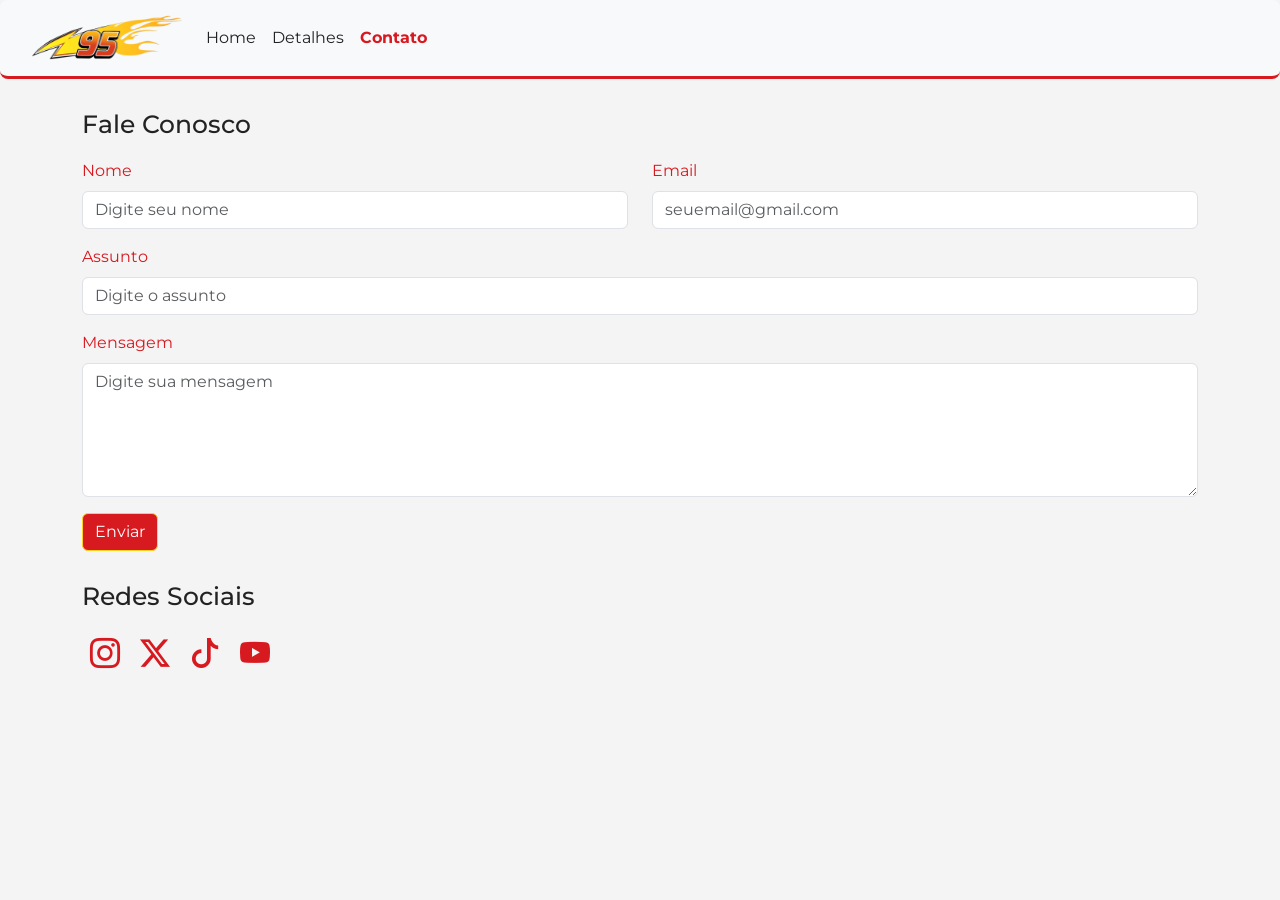
<file: projeto-contador/contato.html>
<!DOCTYPE html>
<html lang="pt-BR">
<head>
    <meta charset="UTF-8">
    <meta name="viewport" content="width=device-width, initial-scale=1.0">
    <title>Contato</title>
    <link href="https://fonts.googleapis.com/css2?family=Montserrat:wght@700&display=swap" rel="stylesheet">
    <link rel="stylesheet" href="https://cdn.jsdelivr.net/npm/bootstrap-icons@1.13.1/font/bootstrap-icons.min.css">
    <link rel="stylesheet" href="css/bootstrap.css">
    <link rel="stylesheet" href="contato.css">
    <script src="js/bootstrap.js"></script>
</head>
<body>

  <!--NAVBAR-->
  <nav class="navbar navbar-expand-lg bg-body-tertiary" style="border-radius: 8px;"> 
  <div class="container-fluid">
    <a class="navbar-brand" href="../index.html">
      <img src="imgs/logo2.png" alt="Logo"  class="logo"></a>
    <button class="navbar-toggler" type="button" data-bs-toggle="collapse" data-bs-target="#navbarNav" aria-controls="navbarNav" aria-expanded="false" aria-label="Toggle navigation">
      <span class="navbar-toggler-icon"></span>
    </button>
    <div class="collapse navbar-collapse" id="navbarNav">
      <ul class="navbar-nav">
        <li class="nav-item">
          <a class="nav-link" aria-current="page" href="../index.html">Home</a>
        </li>
        <li class="nav-item">
          <a class="nav-link " href="detalhes.html">Detalhes</a>
        </li>
        <li class="nav-item">
          <a class="nav-link active" href="contato.html">Contato</a>
        </li>
      </ul>
    </div>
  </div>
</nav>

<!-- FORMS -->


<form id="formulario" class="container-sm mt-4">
  <h1 class="titulos">Fale Conosco</h1>
    <div class="row">

        <div class="col-md-6 mb-3">
            <label for="nome" class="form-label">Nome</label>
            <input type="text" class="form-control" id="nome" placeholder="Digite seu nome">
        </div>

        <div class="col-md-6 mb-3">
            <label for="email" class="form-label">Email</label>
            <input type="email" class="form-control" id="email" placeholder="seuemail@gmail.com">
        </div>

        <div class="col-12 mb-3">
            <label for="assunto" class="form-label">Assunto</label>
            <input type="text" class="form-control" id="assunto" placeholder="Digite o assunto">
        </div>

        <div class="col-12 mb-3">
            <label for="mensagem" class="form-label">Mensagem</label>
            <textarea class="form-control" id="mensagem" rows="5" placeholder="Digite sua mensagem"></textarea>
        </div>

        <div class="col-12">
            <button type="submit" class="btn btn-primary">Enviar</button>
        </div>

    </form>

    <h1 class="titulos">Redes Sociais</h1>

    <div class="redes-sociais">
      <a href="https://www.instagram.com/disney/"><i class="bi bi-instagram"></i></a>
      <a href="https://x.com/Disney"><i class="bi bi-twitter-x"></i></a>
      <a href="https://www.tiktok.com/@disney"><i class="bi bi-tiktok"></i></a>
      <a href="https://www.youtube.com/@disneyjr"><i class="bi bi-youtube"></i></a>
    </div>

</div>
</body>
</html>
</file>
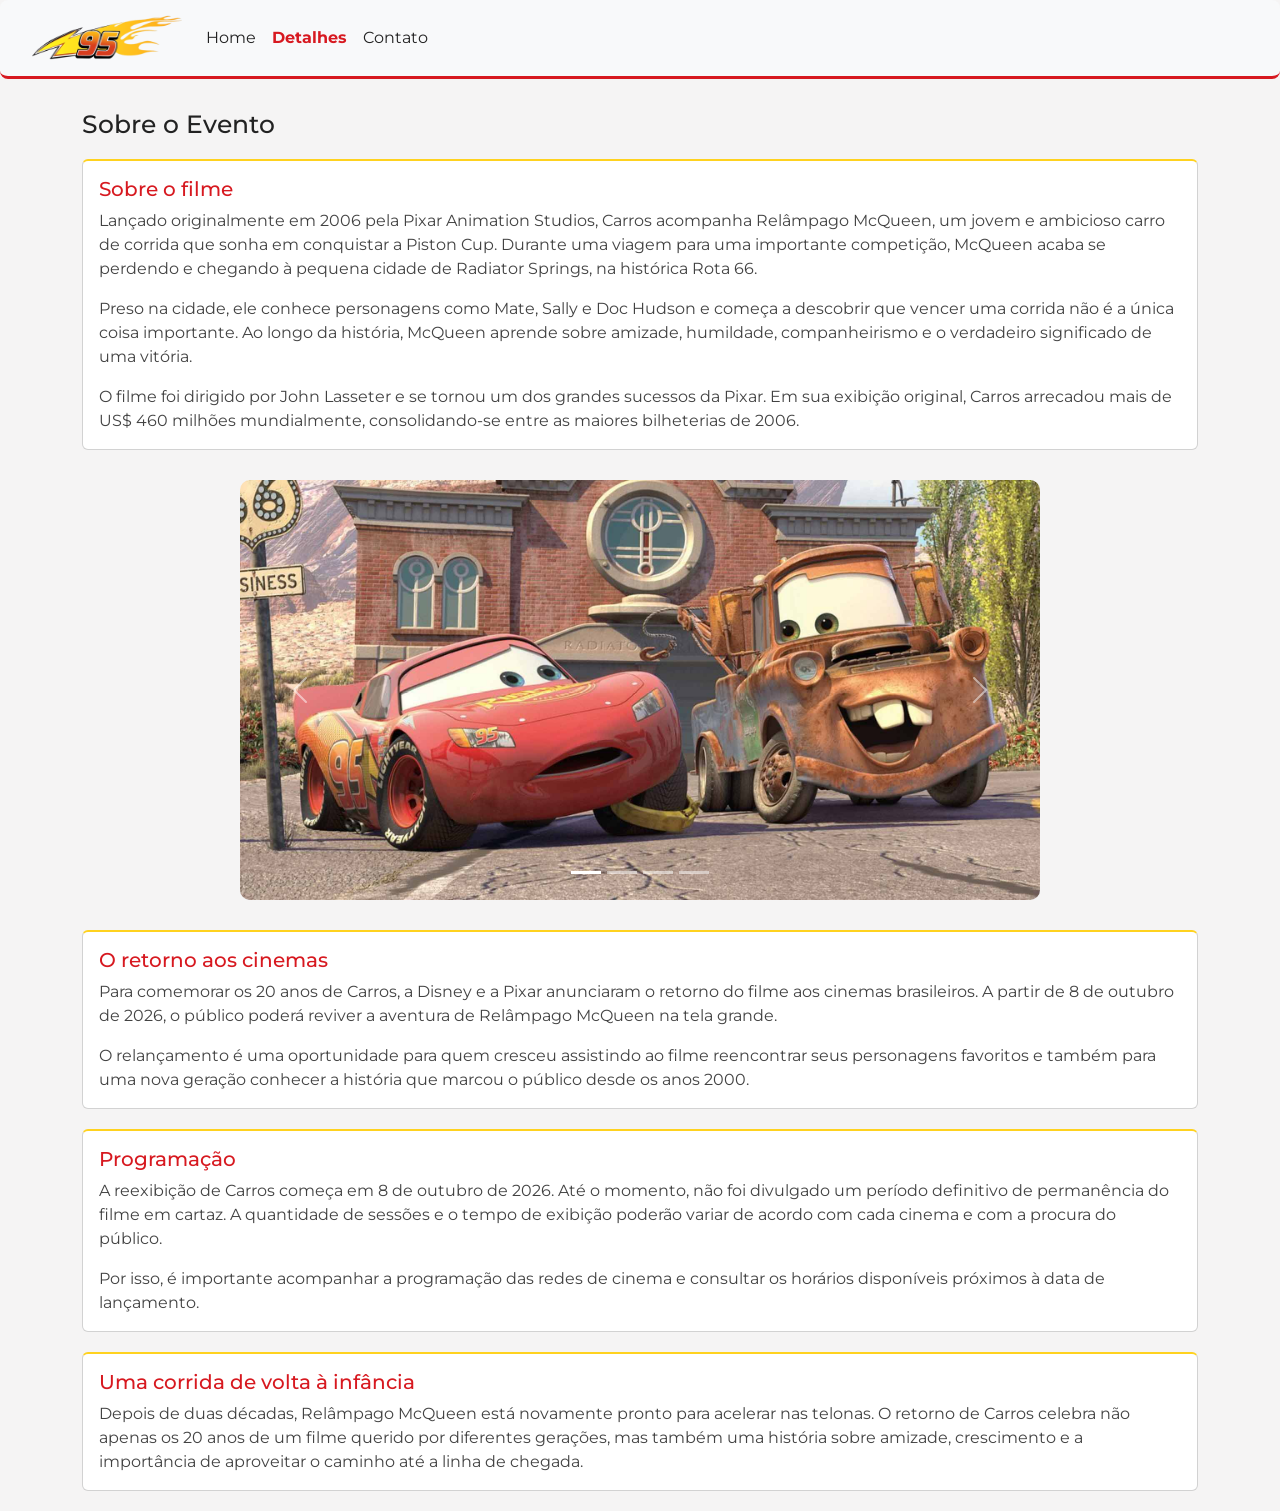
<file: projeto-contador/detalhes.html>
<!DOCTYPE html>
<html lang="pt-BR">
<head>
    <meta charset="UTF-8">
    <meta name="viewport" content="width=device-width, initial-scale=1.0">
    <title>Detalhes</title>
    <link href="https://fonts.googleapis.com/css2?family=Montserrat:wght@700&display=swap" rel="stylesheet">
    <link rel="stylesheet" href="css/bootstrap.css">
    <link rel="stylesheet" href="detalhes.css">
    <script src="js/bootstrap.js"></script>
</head>
<body>

  <!--NAVBAR-->
  <nav class="navbar navbar-expand-lg bg-body-tertiary" style="border-radius: 8px;"> 
  <div class="container-fluid">
    <a class="navbar-brand" href="../index.html">
      <img src="imgs/logo2.png" alt="Logo"  class="logo">
    </a>
    <button class="navbar-toggler" type="button" data-bs-toggle="collapse" data-bs-target="#navbarNav" aria-controls="navbarNav" aria-expanded="false" aria-label="Toggle navigation">
      <span class="navbar-toggler-icon"></span>
    </button>
    <div class="collapse navbar-collapse" id="navbarNav">
      <ul class="navbar-nav">
        <li class="nav-item">
          <a class="nav-link" aria-current="page" href="../index.html">Home</a>
        </li>
        <li class="nav-item">
          <a class="nav-link active" href="detalhes.html">Detalhes</a>
        </li>
        <li class="nav-item">
          <a class="nav-link " href="contato.html">Contato</a>
        </li>
      </ul>
    </div>
  </div>
</nav>

<!--DETALHES-->

<div class="container mt-4">
    <h2 class="titulos">Sobre o Evento</h2>
    <div class="card">
        <div class="card-body">
            <h5 class="card-title">Sobre o filme</h5>
            <p class="card-text">
                Lançado originalmente em 2006 pela Pixar Animation Studios,
                 Carros acompanha Relâmpago McQueen, um jovem e ambicioso
                  carro de corrida que sonha em conquistar a Piston Cup. 
                  Durante uma viagem para uma importante competição,
                   McQueen acaba se perdendo e chegando à pequena cidade
                    de Radiator Springs, na histórica Rota 66.
            </p>

            <p class="card-text">
                Preso na cidade, ele conhece personagens como Mate, Sally
                 e Doc Hudson e começa a descobrir que vencer uma corrida 
                 não é a única coisa importante. Ao longo da história, 
                 McQueen aprende sobre amizade, humildade, companheirismo 
                 e o verdadeiro significado de uma vitória.
            </p>

            <p class="card-text">
                O filme foi dirigido por John Lasseter e se tornou um dos 
                grandes sucessos da Pixar. Em sua exibição original, 
                Carros arrecadou mais de US$ 460 milhões mundialmente, 
                consolidando-se entre as maiores bilheterias de 2006.
            </p>
        </div>
    </div>

    <!-- Carousel -->
    <div id="carouselFilme" class="carousel slide" data-bs-ride="carousel">

    <div class="carousel-indicators">
        <button type="button" data-bs-target="#carouselFilme" data-bs-slide-to="0" class="active"></button>
        <button type="button" data-bs-target="#carouselFilme" data-bs-slide-to="1"></button>
        <button type="button" data-bs-target="#carouselFilme" data-bs-slide-to="2"></button>
        <button type="button" data-bs-target="#carouselFilme" data-bs-slide-to="3"></button>

    </div>

    <div class="carousel-inner">

        <div class="carousel-item active">
            <img src="imgs/mac.jpg" class="d-block w-100" alt="Carros">
        </div>

        <div class="carousel-item">
            <img src="imgs/disputa.webp" class="d-block w-100" alt="Relâmpago McQueen">
        </div>

        <div class="carousel-item">
            <img src="imgs/doc.webp" class="d-block w-100" alt="Carros - Radiator Springs">
        </div>

        <div class="carousel-item">
            <img src="imgs/mcquen_voando.jpg" class="d-block w-100" alt="Carros - Radiator Springs">
        </div>

    </div>

    <!-- Botão anterior -->
    <button class="carousel-control-prev" type="button"
        data-bs-target="#carouselFilme" data-bs-slide="prev">
        <span class="carousel-control-prev-icon"></span>
        <span class="visually-hidden">Anterior</span>
    </button>

    <!-- Botão próximo -->
    <button class="carousel-control-next" type="button"
        data-bs-target="#carouselFilme" data-bs-slide="next">
        <span class="carousel-control-next-icon"></span>
        <span class="visually-hidden">Próximo</span>
    </button>

</div>

    <div class="card">
        <div class="card-body">
            <h5 class="card-title">O retorno aos cinemas</h5>
            <p class="card-text">
                Para comemorar os 20 anos de Carros, a Disney e a Pixar anunciaram o retorno do filme aos cinemas brasileiros. A partir de 8 de outubro de 2026, o público poderá reviver a aventura de Relâmpago McQueen na tela grande.
            </p>

            <p class="card-text">
                O relançamento é uma oportunidade para quem cresceu assistindo ao filme reencontrar seus personagens favoritos e também para uma nova geração conhecer a história que marcou o público desde os anos 2000.
            </p>

        </div>
    </div>

    <div class="card">
        <div class="card-body">
            <h5 class="card-title">Programação</h5>
            <p class="card-text">
                A reexibição de Carros começa em 8 de outubro de 2026. Até o momento, não foi divulgado um período definitivo de permanência do filme em cartaz. A quantidade de sessões e o tempo de exibição poderão variar de acordo com cada cinema e com a procura do público.</p>
            <p class="card-text">
               Por isso, é importante acompanhar a programação das redes de cinema e consultar os horários disponíveis próximos à data de lançamento.
        </div>
    </div>

    <div class="card">
        <div class="card-body">
            <h5 class="card-title">Uma corrida de volta à infância</h5>
            <p class="card-text">
                Depois de duas décadas, Relâmpago McQueen está novamente pronto para acelerar nas telonas. O retorno de Carros celebra não apenas os 20 anos de um filme querido por diferentes gerações, mas também uma história sobre amizade, crescimento e a importância de aproveitar o caminho até a linha de chegada.
            </p>
        </div>
    </div>
</div>


    
</body>
</html>
</file>
<file: projeto-contador/contato.css>
*{
    margin:0;
    padding: 0;
    box-sizing: border-box;
}

body{
    background-size: 100%;
    background-repeat: no-repeat;
    background-color: #f5f4f4;
    color: #222222;
    font-family: 'Montserrat', sans-serif;
}
nav {
    background-color: #FFFFFF;
    border-bottom: 3px solid #D71920;
}
.titulos{
    font-size: 25px;
    margin-bottom: 20px;
    margin-top: 30px;
}

.nav-link {
    color: #222222;
}
.navbar .nav-link.active {
    color: #D71920 !important;
    font-weight: bold;
}

.nav-link:hover {
    color: #D4A900;
}
.logo{
    width: 150px;
    height: 50px;
    margin-left: 20px;
}
.form-label{
    color: #D71920;
}

.btn-primary {
    background-color: #D71920;
    border-color: #FFD21F;
    color: #FFFFFF;
}

.btn-primary:hover {
    background-color: #ca1313;
    border-color: #FFD21F;
    color: #f0e5e5;
}

.redes-sociais a {
    color: #D71920;
    font-size: 30px;
    margin:8px;
}

.redes-sociais a:hover {
    color: #D4A900;
}
</file>
<file: projeto-contador/detalhes.css>
*{
    margin:0;
    padding: 0;
    box-sizing: border-box;
}

body{
    background-size: 100%;
    background-repeat: no-repeat;
    background-color: #f5f4f4;
    color: #222222;
    font-family: 'Montserrat', sans-serif;
}
nav {
    background-color: #FFFFFF;
    border-bottom: 3px solid #D71920;
}
.logo{
    width: 150px;
    height: 50px;
    margin-left: 20px;
}
.nav-link {
    color: #222222;
}
.navbar .nav-link.active {
    color: #D71920 !important;
    font-weight: bold;
}

.nav-link:hover {
    color: #D4A900;
}

.card-title {
    color: #D71920;
}

.card {
    border-top: 2px solid #FFD21F;
    margin-top: 20px;
    margin-bottom: 20px;
}
.card-text {
    color: #353535ee;
}

.titulos{
    font-size: 25px;
    margin-bottom: 20px;
    margin-top: 30px;
}

#carouselFilme {
    max-width: 800px;
    margin: 30px auto;
    border-radius: 10px;
    overflow: hidden;
}
.carousel-item {
    transition: transform 0.7s ease-in-out, opacity 1s ease-in-out;
}
</file>
